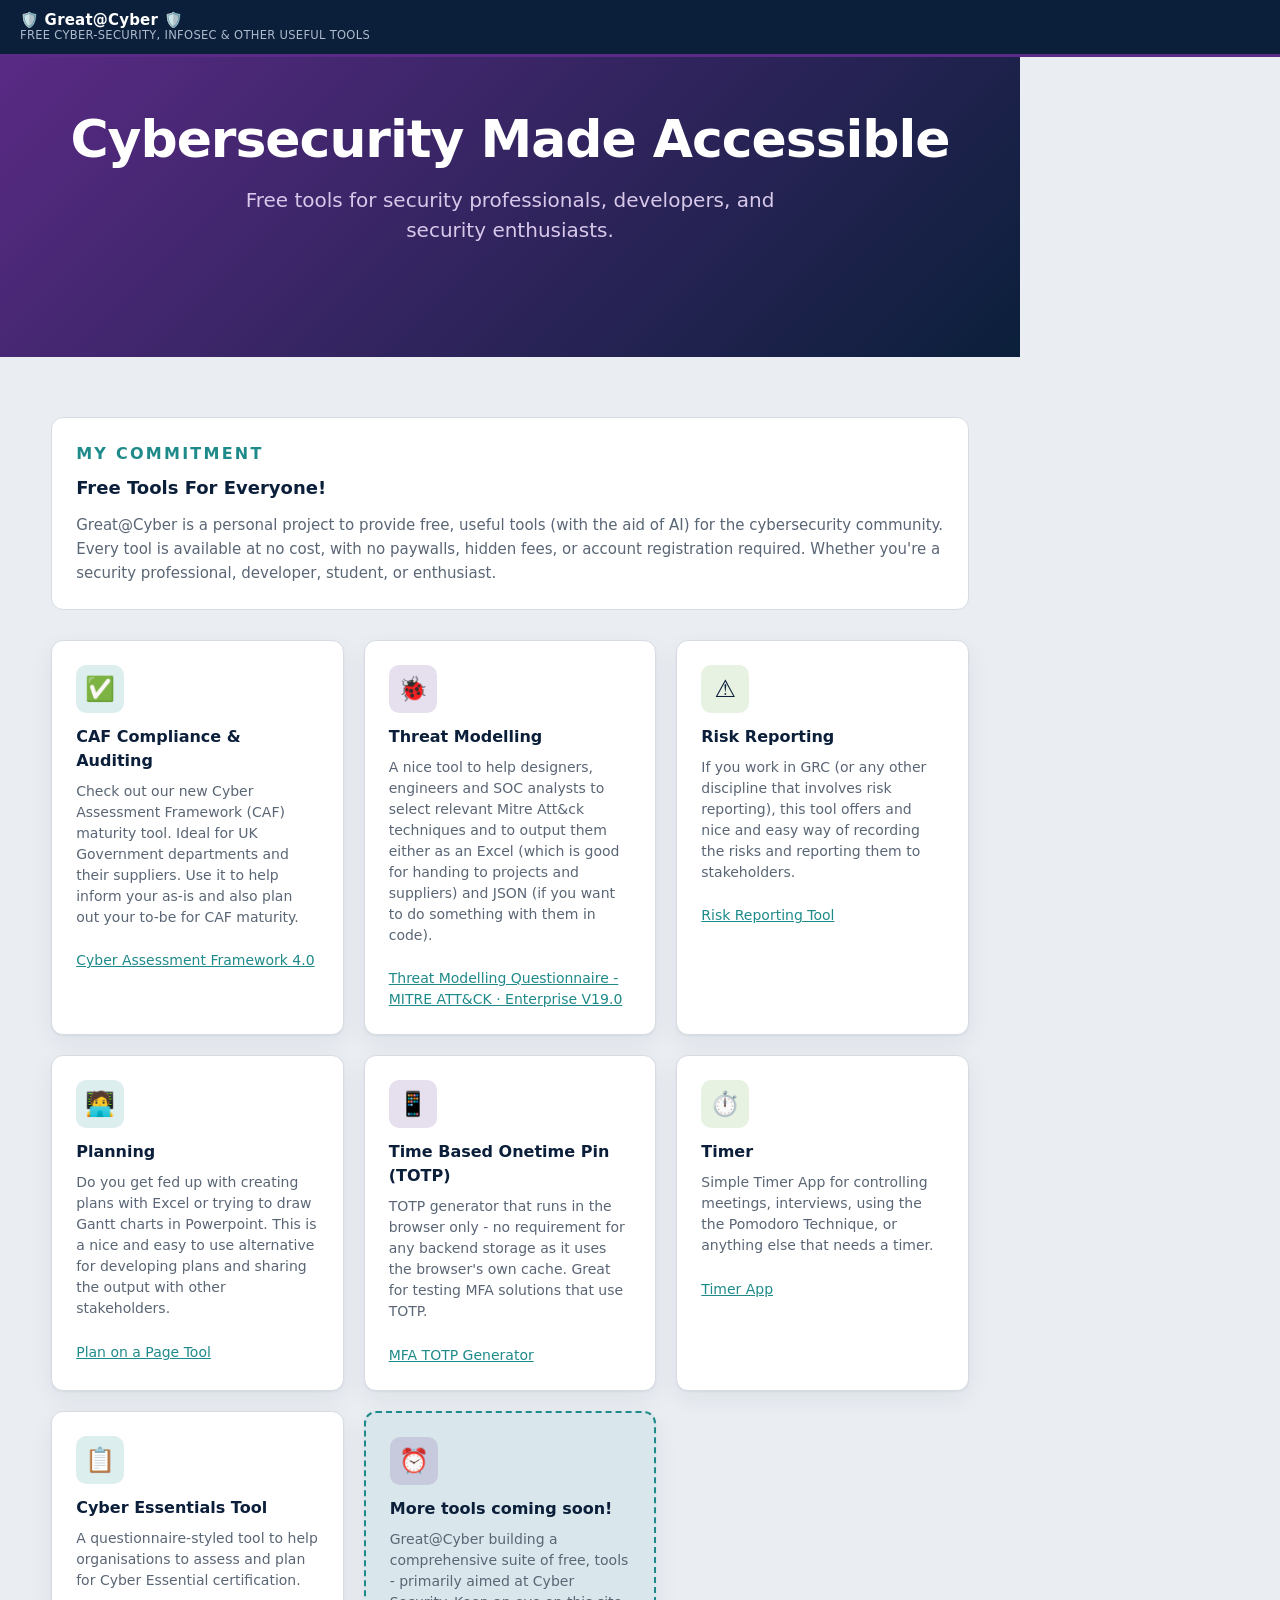
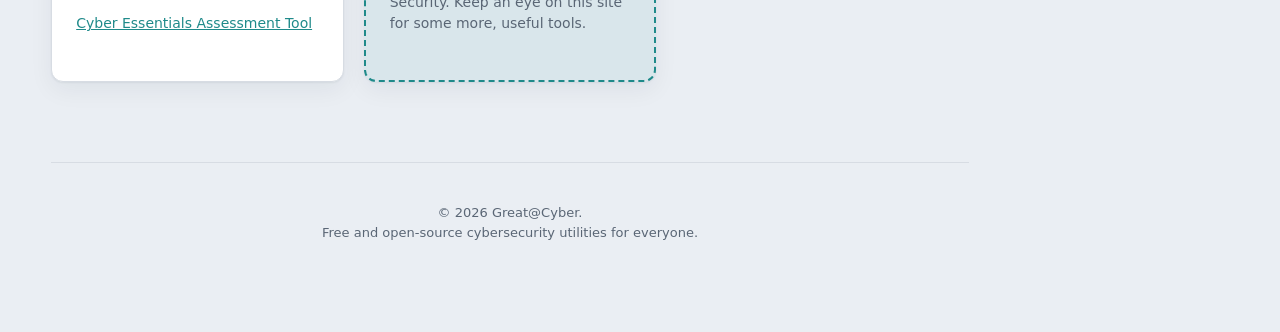
<file: index.html>
<!DOCTYPE html>
<html lang="en">
<head>
  <meta charset="UTF-8">
  <meta name="viewport" content="width=device-width, initial-scale=1.0">
  <title>Great@Cyber – Free Cyber-security, InfoSec & Other Useful Tools</title>
<!-- ===== Icons ===== -->
<link rel="icon" href="images/favicon.ico" sizes="32x32">
<link rel="icon" href="images/favicon.svg" type="image/svg+xml">
<link rel="apple-touch-icon" href="images/apple-touch-icon.png">
<link rel="manifest" href="/site.webmanifest">
<meta name="theme-color" content="#0E2A47">

<!-- ===== Search + link preview ===== -->
<meta name="description" content="Free cyber-security and InfoSec tools: CAF 4.0 maturity assessment, MITRE ATT&amp;CK threat modelling, risk reporting, plan on a page, TOTP generator and more. No accounts, no paywalls.">
<link rel="canonical" href="https://greatatcyber.uk/">

<!-- Open Graph: LinkedIn, Slack, WhatsApp, Teams, Facebook -->
<meta property="og:type" content="website">
<meta property="og:site_name" content="Great@Cyber">
<meta property="og:locale" content="en_GB">
<meta property="og:url" content="https://greatatcyber.uk/">
<meta property="og:title" content="Great@Cyber – Free Cyber-security &amp; InfoSec Tools">
<meta property="og:description" content="Free tools for security professionals, developers and enthusiasts. No paywalls, no hidden fees, no account registration.">
<meta property="og:image" content="https://greatatcyber.uk/images/og-image.png">
<meta property="og:image:type" content="image/png">
<meta property="og:image:width" content="1200">
<meta property="og:image:height" content="630">
<meta property="og:image:alt" content="Great@Cyber shield logo with the strapline: free cyber-security and InfoSec tools.">

  <link rel="stylesheet" href="style/theme.css">
  <style>
    /* Landing page specific styles */
    .hero {
      background: linear-gradient(135deg, var(--purple), var(--ink));
      color: #fff;
      padding: 80px clamp(18px, 4vw, 54px);
      text-align: center;
      margin: -26px calc(-1 * clamp(18px, 4vw, 54px)) 60px;
    }
    .hero h1 {
      font-size: clamp(32px, 6vw, 52px);
      margin: 0 0 16px;
      letter-spacing: -0.02em;
      line-height: 1.1;
    }
    .hero .subtitle {
      font-size: clamp(16px, 2vw, 20px);
      color: #d8c8ea;
      margin: 0 0 32px;
      max-width: 600px;
      margin-left: auto;
      margin-right: auto;
      line-height: 1.5;
    }
    .hero .cta-group {
      display: flex;
      gap: 12px;
      justify-content: center;
      flex-wrap: wrap;
    }

    .tools-grid {
      display: grid;
      grid-template-columns: repeat(auto-fit, minmax(280px, 1fr));
      gap: 20px;
      margin: 40px 0;
    }
    .tool-card {
      background: var(--panel);
      border: 1px solid var(--line);
      border-radius: var(--radius);
      padding: 24px;
      box-shadow: var(--shadow);
      transition: all 0.2s ease;
      text-decoration: none;
      color: inherit;
      cursor: pointer;
    }
    .tool-card:hover {
      transform: translateY(-4px);
      box-shadow: 0 12px 32px rgba(11, 31, 58, 0.12);
      border-color: var(--teal);
    }
    .tool-card .icon {
      width: 48px;
      height: 48px;
      border-radius: 10px;
      display: flex;
      align-items: center;
      justify-content: center;
      font-size: 24px;
      margin-bottom: 12px;
    }
    .tool-card.cat1 .icon { background: rgba(31, 138, 138, 0.15); }
    .tool-card.cat2 .icon { background: rgba(91, 42, 134, 0.15); }
    .tool-card.cat3 .icon { background: rgba(95, 166, 61, 0.15); }
    
    .tool-card h3 {
      margin: 0 0 8px;
      font-size: 16px;
      color: var(--ink);
    }
    .tool-card p {
      margin: 0;
      color: var(--muted);
      font-size: 14px;
      line-height: 1.5;
    }

    .features {
      display: grid;
      grid-template-columns: repeat(auto-fit, minmax(200px, 1fr));
      gap: 32px;
      margin: 60px 0;
      padding: 40px 0;
    }
    .feature {
      text-align: center;
    }
    .feature .num {
      font-size: 36px;
      font-weight: 800;
      color: var(--purple);
      margin-bottom: 8px;
    }
    .feature .label {
      font-size: 14px;
      font-weight: 600;
      color: var(--ink);
    }
    .feature .desc {
      font-size: 13px;
      color: var(--muted);
      margin-top: 4px;
    }

    .cta-banner {
      background: var(--panel);
      border: 2px solid var(--teal);
      border-radius: var(--radius);
      padding: 40px;
      text-align: center;
      margin: 60px 0 0;
    }
    .cta-banner h2 {
      margin: 0 0 12px;
      font-size: 24px;
      color: var(--ink);
    }
    .cta-banner p {
      margin: 0 0 24px;
      color: var(--muted);
      max-width: 500px;
      margin-left: auto;
      margin-right: auto;
    }
  </style>
</head>
<body>
  <!-- Topbar -->
  <div class="topbar">
    <div class="brand">
      <div class="t">🛡️ Great@Cyber 🛡️</div>
      <div class="s">Free Cyber-security, InfoSec & Other Useful Tools</div>
    </div>
    <div class="spacer"></div>
    <div class="tools">
      <!-- button class="btn btn-outline">About</button>
      <button class="btn btn-primary">Join Waitlist</button> -->
    </div>
  </div>

  <!-- Main Content -->
  <main class="main" style="max-width: 1020px; padding-top: 0;">
    <!-- Hero Section -->
    <section class="hero">
      <h1>Cybersecurity Made Accessible</h1>
      <p class="subtitle">Free tools for security professionals, developers, and security enthusiasts.</p>
      <div class="cta-group">
      <!--
        <button class="btn btn-primary" style="background: #fff; color: var(--purple); border: 2px solid #fff;">Join the Waitlist</button>
        <button class="btn btn-ghost" style="border: 2px solid #d8c8ea; color: #fff;">Learn More</button>
      </div>
      -->
    </section>

    <!-- Coming Soon Banner -->

    
     <div style="background: var(--panel); border: 1px solid var(--line); border-radius: var(--radius); padding: 24px; margin-top: 36px;">
        <div class="section-label" style="font-size: 16px;">My Commitment</div>
        <h3 style="margin: 8px 0 12px; font-size: 18px; color: var(--ink);">Free Tools For Everyone!</h3>
        <p style="margin: 0; color: var(--muted); line-height: 1.6;">
Great@Cyber is a personal project to provide free, useful tools (with the aid of AI) for the cybersecurity community. Every tool is available at no cost, with no paywalls, hidden fees, or account registration required. Whether you're a security professional, developer, student, or enthusiast.

        </p>
      </div>

    <!-- What's Coming -->
    <div style="margin-top: 30px;">

     <div class="tools-grid" style="margin-top: 24px;">
        <div class="tool-card cat1">
          <div class="icon">✅</div>
          <h3>CAF Compliance & Auditing</h3>
          <p>Check out our new Cyber Assessment Framework (CAF) maturity tool. Ideal for UK Government departments and their suppliers. Use it to help inform your as-is and also plan out your to-be for CAF maturity.</p>
          <br>
          <p><a href="https://cafmaturity.greatatcyber.uk">Cyber Assessment Framework 4.0</a>
        </div>
        
        <div class="tool-card cat2">
          <div class="icon">🐞</div>
          <h3>Threat Modelling</h3>
          <p>A nice tool to help designers, engineers and SOC analysts to select relevant Mitre Att&ck techniques and to output them either as an Excel (which is good for handing to projects and suppliers) and JSON (if you want to do something with them in code).</p>
          <br>
          <p><a href="https://threat-modelling.greatatcyber.uk">Threat Modelling Questionnaire - MITRE ATT&CK · Enterprise V19.0</a>
        </div>
        
       <div class="tool-card cat3">
          <div class="icon"> ⚠️</div>
          <h3>Risk Reporting</h3>
          <p>If you work in GRC (or any other discipline that involves risk reporting), this tool offers and nice and easy way of recording the risks and reporting them to stakeholders.</p>
          <br>
          <p><a href="https://risk-report.greatatcyber.uk">Risk Reporting Tool</a>
        </div>
        
        <div class="tool-card cat1">
          <div class="icon"> 🧑‍💻</div>
          <h3>Planning</h3>
          <p>Do you get fed up with creating plans with Excel or trying to draw Gantt charts in Powerpoint. This is a nice and easy to use alternative for developing plans and sharing the output with other stakeholders.</p>
          <br>
          <p><a href="https://poap.greatatcyber.uk">Plan on a Page Tool</a>
        </div>

        <div class="tool-card cat2">
          <div class="icon">📱 </div>
          <h3>Time Based Onetime Pin (TOTP)</h3>
          <p>TOTP generator that runs in the browser only - no requirement for any backend storage as it uses the browser's own cache. Great for testing MFA solutions that use TOTP.</p>
          <br>
          <p><a href="totp/totp.html">MFA TOTP Generator</a>
        </div>
        
	<div class="tool-card cat3">
          <div class="icon"> ⏱️</div>
          <h3>Timer</h3>
          <p>Simple Timer App for controlling meetings, interviews, using the the Pomodoro Technique, or anything else that needs a timer.</p>
          <br>
          <p><a href="timer/timer.html">Timer App</a>
        </div>
        
	<div class="tool-card cat1">
          <div class="icon"> 📋</div>
          <h3>Cyber Essentials Tool</h3>
          <p>A questionnaire-styled tool to help organisations to assess and plan for Cyber Essential certification.</p>
          <br>
          <p><a href="https://cyberessentials.greatatcyber.uk">Cyber Essentials Assessment Tool</a>
        </div>

       <div class="tool-card cat2" style="background: rgba(31, 138, 138, 0.08); border: 2px dashed var(--teal); border-radius: var(--radius);">
          <div class="icon" > ⏰</div>
          <h3>More tools coming soon!</h3>
          <p>Great@Cyber building a comprehensive suite of free, tools - primarily aimed at Cyber Security. Keep an eye on this site for some more, useful tools.</p>
          <br>
        </div>
        
        
    </div>
        
      </div>
    </div>


    <!-- Footer -->
    <footer style="margin-top: 80px; padding-top: 40px; border-top: 1px solid var(--line); text-align: center; color: var(--muted); font-size: 13px;">
      <p style="margin: 0;">© 2026 Great@Cyber. <br>Free and open-source cybersecurity utilities for everyone.</p>

    </footer>
  </main>
</body>
</html>
</file>
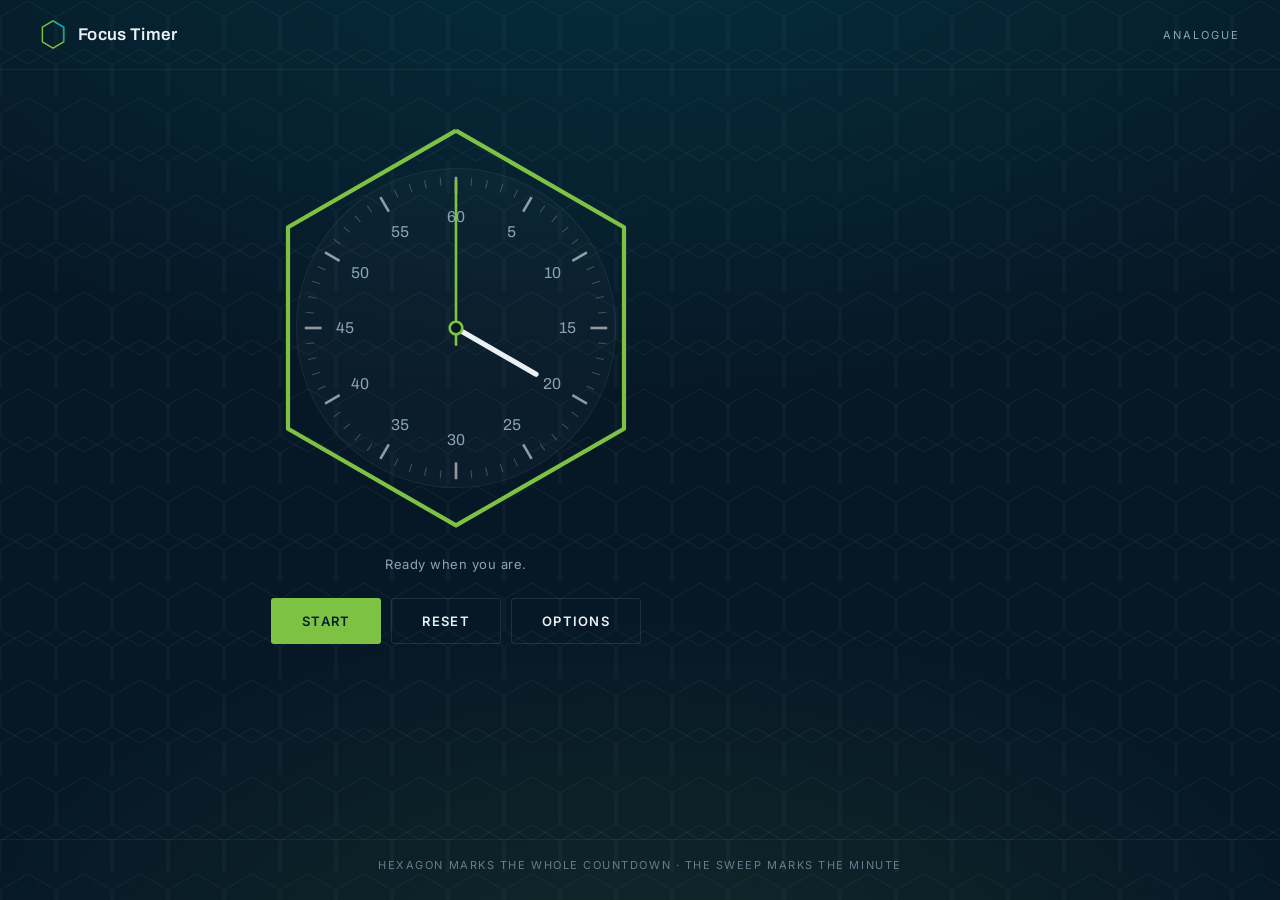
<file: timer/timer.html>
<!DOCTYPE html>
<html lang="en-GB">
<head>
<meta charset="utf-8">
<meta name="viewport" content="width=device-width, initial-scale=1">
<title>Focus Timer</title>
<link rel="preconnect" href="https://fonts.googleapis.com">
<link rel="preconnect" href="https://fonts.gstatic.com" crossorigin>
<link href="https://fonts.googleapis.com/css2?family=Archivo:wght@200;400;500;600&family=Inter:wght@400;500;600&display=swap" rel="stylesheet">
<style>
  :root{
    --ink:        #061826;
    --ink-2:      #0A2739;
    --line:       rgba(255,255,255,.10);
    --line-soft:  rgba(255,255,255,.05);
    --mist:       #E9F1F5;
    --muted:      #8AA5B6;
    --green:      #7DC242;
    --teal:       #00A6B8;
    --alert:      #FF4A47;
    --radius:     3px;
    --display: "Archivo", "Helvetica Neue", Arial, sans-serif;
    --body: "Inter", "Helvetica Neue", Arial, sans-serif;
  }

  *{ box-sizing:border-box; }

  html,body{ height:100%; }

  body{
    margin:0;
    font-family:var(--body);
    color:var(--mist);
    background-color:var(--ink);
    background-image:
      radial-gradient(120% 90% at 50% -10%, rgba(0,166,184,.16), transparent 60%),
      radial-gradient(90% 70% at 50% 110%, rgba(125,194,66,.10), transparent 60%),
      url("data:image/svg+xml;utf8,<svg xmlns='http://www.w3.org/2000/svg' width='56' height='97' viewBox='0 0 56 97'><g fill='none' stroke='%23ffffff' stroke-opacity='0.05' stroke-width='1'><path d='M28 1 L55 16.5 L55 48.5 L28 64 L1 48.5 L1 16.5 Z'/><path d='M28 49 L55 64.5 L55 96.5'/><path d='M28 49 L1 64.5 L1 96.5'/></g></svg>");
    background-repeat:no-repeat, no-repeat, repeat;
    background-size:auto, auto, 56px 97px;
    display:flex;
    flex-direction:column;
    min-height:100dvh;
  }

  /* ---------- Header ---------- */
  header{
    display:flex; align-items:center; gap:12px;
    padding:20px clamp(16px,5vw,40px);
    border-bottom:1px solid var(--line-soft);
  }
  .mark{ width:26px; height:29px; flex:none; }
  .wordmark{
    font-family:var(--display); font-weight:600; font-size:17px;
    letter-spacing:.02em;
  }
  .kicker{
    margin-left:auto;
    font-size:11px; letter-spacing:.18em; text-transform:uppercase; color:var(--muted);
  }

  /* ---------- Layout ---------- */
  main{
    flex:1;
    width:100%; max-width:1040px; margin:0 auto;
    padding:clamp(20px,5vw,48px) clamp(16px,5vw,40px) 56px;
    display:grid; gap:clamp(24px,4vw,48px);
    grid-template-columns:1fr;
    align-content:start;
  }
  @media (min-width:900px){
    main{ grid-template-columns:minmax(0,1fr) 320px; align-items:start; }
    .panel--options{ position:sticky; top:32px; }
  }

  .eyebrow{
    font-size:11px; letter-spacing:.18em; text-transform:uppercase;
    color:var(--teal); margin:0 0 10px;
  }

  /* ---------- Clock ---------- */
  .stage{ display:flex; flex-direction:column; align-items:center; }
  .face{
    width:min(100%, 420px); aspect-ratio:1/1;
    display:block;
  }
  .face[hidden]{ display:none; }

  .hex-track{ stroke:rgba(255,255,255,.10); }
  .hex-progress{
    stroke:var(--green);
    transition:stroke .3s ease;
  }
  .is-alert .hex-progress,
  .is-alert .hand-second,
  .is-alert .digits{ stroke:var(--alert); color:var(--alert); }
  .is-alert .sweep{ fill:rgba(255,74,71,.22); stroke:var(--alert); }

  /* completion: the hexagon flashes three times */
  .is-done .hex-progress{
    stroke:var(--alert);
    stroke-width:6;
    transition:none;
    animation:hexFlash .46s ease-in-out 3;
  }
  @keyframes hexFlash{
    0%, 100%{ opacity:1; }
    50%{ opacity:.04; }
  }

  .sweep{
    fill:rgba(125,194,66,.20);
    stroke:rgba(125,194,66,.55);
    stroke-width:1;
    transition:fill .3s ease, stroke .3s ease;
  }
  .tick{ stroke:rgba(255,255,255,.22); }
  .tick--major{ stroke:rgba(255,255,255,.55); }
  .hand-minute{ stroke:var(--mist); }
  .hand-second{ stroke:var(--green); transition:stroke .3s ease; }
  .numeral{
    fill:var(--muted); font-family:var(--display); font-size:15px; font-weight:400;
    text-anchor:middle; dominant-baseline:central;
  }

  .digits{
    font-family:var(--display);
    font-weight:200;
    font-variant-numeric:tabular-nums;
    font-size:64px;
    letter-spacing:-.02em;
    fill:currentColor;
    color:var(--mist);
    text-anchor:middle; dominant-baseline:central;
    transition:color .3s ease;
  }
  .digits--long{ font-size:48px; }
  .sublabel{
    font-family:var(--body); font-size:11px; font-weight:500;
    letter-spacing:.18em; text-transform:uppercase;
    fill:var(--muted); text-anchor:middle;
  }

  .status{
    margin:18px 0 0; min-height:20px;
    font-size:13px; letter-spacing:.04em; color:var(--muted); text-align:center;
  }
  .status[data-tone="alert"]{ color:var(--alert); }
  .status[data-tone="done"]{ color:var(--green); }

  /* ---------- Controls ---------- */
  .controls{
    display:flex; gap:10px; flex-wrap:wrap; justify-content:center;
    margin-top:22px; width:100%;
  }
  button{ font-family:var(--body); cursor:pointer; }
  .btn{
    border-radius:var(--radius);
    padding:14px 30px;
    font-size:13px; font-weight:600; letter-spacing:.1em; text-transform:uppercase;
    border:1px solid transparent;
    transition:background .18s ease, border-color .18s ease, color .18s ease, transform .1s ease;
  }
  .btn:active{ transform:translateY(1px); }
  .btn--primary{ background:var(--green); color:#06202B; }
  .btn--primary:hover{ background:#8FD44F; }
  .btn--ghost{ background:transparent; color:var(--mist); border-color:var(--line); }
  .btn--ghost:hover{ border-color:rgba(255,255,255,.35); background:rgba(255,255,255,.04); }
  .btn[disabled]{ opacity:.4; cursor:not-allowed; }

  :where(button,select,input,a):focus-visible{
    outline:2px solid var(--teal); outline-offset:3px;
  }

  /* ---------- Options ---------- */
  .panel--options{
    border:1px solid var(--line);
    border-radius:var(--radius);
    background:rgba(255,255,255,.025);
    padding:22px;
  }
  .panel--options[hidden]{ display:none; }
  .field{ margin-bottom:22px; }
  .field:last-child{ margin-bottom:0; }
  .field > label,
  .field > .field-label{
    display:block; margin-bottom:9px;
    font-size:11px; letter-spacing:.16em; text-transform:uppercase; color:var(--muted);
  }

  .segmented{ display:flex; border:1px solid var(--line); border-radius:var(--radius); overflow:hidden; }
  .segmented button{
    flex:1; padding:11px 8px; background:transparent; border:0; color:var(--muted);
    font-size:12px; font-weight:600; letter-spacing:.1em; text-transform:uppercase;
    transition:background .18s ease, color .18s ease;
  }
  .segmented button[aria-pressed="true"]{ background:var(--green); color:#06202B; }
  .segmented button:not([aria-pressed="true"]):hover{ background:rgba(255,255,255,.05); color:var(--mist); }

  .duration{ display:flex; align-items:flex-end; gap:8px; }
  .duration > div{ flex:1; }
  .duration small{
    display:block; margin-top:6px; font-size:10px; letter-spacing:.14em;
    text-transform:uppercase; color:var(--muted);
  }
  input[type="number"], select{
    width:100%; padding:11px 12px;
    background:rgba(255,255,255,.04);
    border:1px solid var(--line); border-radius:var(--radius);
    color:var(--mist); font-family:var(--display); font-size:16px;
    font-variant-numeric:tabular-nums;
  }
  select{ font-family:var(--body); font-size:14px; appearance:none;
    background-image:url("data:image/svg+xml;utf8,<svg xmlns='http://www.w3.org/2000/svg' width='12' height='8'><path d='M1 1l5 5 5-5' fill='none' stroke='%238AA5B6' stroke-width='1.5'/></svg>");
    background-repeat:no-repeat; background-position:right 12px center;
    padding-right:34px;
  }

  .presets{ display:flex; flex-wrap:wrap; gap:8px; margin-top:12px; }
  .presets button{
    padding:8px 12px; font-size:12px;
    background:transparent; color:var(--muted);
    border:1px solid var(--line); border-radius:var(--radius);
    font-variant-numeric:tabular-nums;
  }
  .presets button:hover{ color:var(--mist); border-color:rgba(255,255,255,.3); }

  .sound-row{ display:flex; gap:8px; }
  .sound-row select{ flex:1; }
  .sound-row button{
    flex:none; padding:0 16px; font-size:12px; letter-spacing:.08em; text-transform:uppercase;
    background:transparent; color:var(--mist); border:1px solid var(--line); border-radius:var(--radius);
  }
  .sound-row button:hover{ border-color:rgba(255,255,255,.35); }

  .hint{ font-size:12px; line-height:1.6; color:var(--muted); margin:0; }

  footer{
    padding:18px clamp(16px,5vw,40px) 28px;
    border-top:1px solid var(--line-soft);
    font-size:11px; letter-spacing:.14em; text-transform:uppercase; color:rgba(138,165,182,.7);
    text-align:center;
  }

  @media (prefers-reduced-motion:reduce){
    *{ transition:none !important; animation:none !important; }
  }
</style>
</head>
<body>

<header>
  <svg class="mark" viewBox="0 0 52 60" aria-hidden="true">
    <path d="M26 2 L48 15 L48 45 L26 58 L4 45 L4 15 Z" fill="none" stroke="#7DC242" stroke-width="3"/>
    <path d="M26 2 L48 15 L48 45" fill="none" stroke="#00A6B8" stroke-width="3"/>
  </svg>
  <span class="wordmark">Focus Timer</span>
  <span class="kicker" id="modeKicker">Analogue</span>
</header>

<main>
  <section class="stage">
    <!-- ANALOGUE -->
    <svg class="face" id="faceAnalogue" viewBox="0 0 400 400" role="img" aria-label="Analogue countdown face">
      <path id="hexTrackA" class="hex-track" fill="none" stroke-width="4" stroke-linejoin="round"
            d="M200 12 L360 104 L360 296 L200 388 L40 296 L40 104 Z"/>
      <path id="hexProgressA" class="hex-progress" fill="none" stroke-width="4" stroke-linejoin="round"
            d="M200 12 L360 104 L360 296 L200 388 L40 296 L40 104 Z"/>
      <circle cx="200" cy="200" r="152" fill="rgba(255,255,255,.02)" stroke="rgba(255,255,255,.07)"/>
      <g id="ticks"></g>
      <g id="numerals"></g>
      <path id="sweep" class="sweep" d=""/>
      <line id="handMinute" class="hand-minute" x1="200" y1="200" x2="200" y2="112"
            stroke-width="5" stroke-linecap="round"/>
      <line id="handSecond" class="hand-second" x1="200" y1="216" x2="200" y2="60"
            stroke-width="2.5" stroke-linecap="round"/>
      <circle cx="200" cy="200" r="6" fill="#061826" stroke="currentColor" class="hand-second" stroke-width="2.5"/>
    </svg>

    <!-- DIGITAL -->
    <svg class="face" id="faceDigital" viewBox="0 0 400 400" role="img" aria-label="Digital countdown face" hidden>
      <path id="hexTrackD" class="hex-track" fill="none" stroke-width="4" stroke-linejoin="round"
            d="M200 12 L360 104 L360 296 L200 388 L40 296 L40 104 Z"/>
      <path id="hexProgressD" class="hex-progress" fill="none" stroke-width="4" stroke-linejoin="round"
            d="M200 12 L360 104 L360 296 L200 388 L40 296 L40 104 Z"/>
      <text id="digits" class="digits" x="200" y="196">25:00</text>
      <text id="digitalLabel" class="sublabel" x="200" y="252">Remaining</text>
    </svg>

    <p class="status" id="status" role="status" aria-live="polite">Ready when you are.</p>

    <div class="controls">
      <button class="btn btn--primary" id="startStop">Start</button>
      <button class="btn btn--ghost" id="reset">Reset</button>
      <button class="btn btn--ghost" id="optionsToggle" aria-expanded="false" aria-controls="options">Options</button>
    </div>
  </section>

  <aside class="panel--options" id="options" hidden>
    <p class="eyebrow">Options</p>

    <div class="field">
      <span class="field-label">Face</span>
      <div class="segmented" role="group" aria-label="Face type">
        <button id="faceAnalogueBtn" aria-pressed="true">Analogue</button>
        <button id="faceDigitalBtn" aria-pressed="false">Digital</button>
      </div>
    </div>

    <div class="field">
      <span class="field-label">Countdown length</span>
      <div class="duration">
        <div>
          <input type="number" id="inHours" min="0" max="23" value="0" inputmode="numeric" aria-label="Hours">
          <small>Hours</small>
        </div>
        <div>
          <input type="number" id="inMinutes" min="0" max="59" value="20" inputmode="numeric" aria-label="Minutes">
          <small>Minutes</small>
        </div>
        <div>
          <input type="number" id="inSeconds" min="0" max="59" value="0" inputmode="numeric" aria-label="Seconds">
          <small>Seconds</small>
        </div>
      </div>
      <div class="presets" id="presets">
        <button data-mins="1">1 min</button>
        <button data-mins="5">5 min</button>
        <button data-mins="10">10 min</button>
        <button data-mins="15">15 min</button>
        <button data-mins="20">20 min</button>
        <button data-mins="25">25 min</button>
        <button data-mins="45">45 min</button>
      </div>
    </div>

    <div class="field">
      <label for="soundSelect">Completion sound</label>
      <div class="sound-row">
        <select id="soundSelect">
          <option value="chime">Chime</option>
          <option value="bell">Bell</option>
          <option value="pulse">Pulse</option>
          <option value="rise">Rise</option>
          <option value="none">Silent</option>
        </select>
        <button id="testSound" type="button">Play</button>
      </div>
    </div>

    <div class="field">
      <p class="hint">Space starts and pauses. R resets. The last ten seconds turn red.</p>
    </div>
  </aside>
</main>

<footer>Hexagon marks the whole countdown &middot; the sweep marks the minute</footer>

<script>
(function () {
  "use strict";

  /* ---------------- state ---------------- */
  var totalMs = 20 * 60 * 1000;
  var remainingMs = totalMs;
  var running = false;
  var finished = false;
  var endAt = 0;
  var rafId = null;
  var faceMode = "analogue";
  var soundName = "chime";
  var ALERT_MS = 10000;

  var el = function (id) { return document.getElementById(id); };

  var faceA = el("faceAnalogue"), faceD = el("faceDigital");
  var sweep = el("sweep"), handSecond = el("handSecond"), handMinute = el("handMinute");
  var digits = el("digits"), digitalLabel = el("digitalLabel");
  var statusEl = el("status"), kicker = el("modeKicker");
  var startStop = el("startStop"), resetBtn = el("reset");
  var hexA = el("hexProgressA"), hexD = el("hexProgressD");
  var inH = el("inHours"), inM = el("inMinutes"), inS = el("inSeconds");

  var HEX_LEN = hexA.getTotalLength();
  [hexA, hexD].forEach(function (p) {
    p.style.strokeDasharray = HEX_LEN + " " + HEX_LEN;
    p.style.strokeDashoffset = 0;
  });

  /* ---------------- face furniture ---------------- */
  var CX = 200, CY = 200;

  function pointAt(angleDeg, radius) {
    var a = (angleDeg - 90) * Math.PI / 180;
    return { x: CX + radius * Math.cos(a), y: CY + radius * Math.sin(a) };
  }

  (function drawTicks() {
    var ticks = el("ticks"), nums = el("numerals"), i, major, p1, p2, t, p;
    for (i = 0; i < 60; i++) {
      major = i % 5 === 0;
      p1 = pointAt(i * 6, major ? 128 : 136);
      p2 = pointAt(i * 6, 144);
      var line = document.createElementNS("http://www.w3.org/2000/svg", "line");
      line.setAttribute("x1", p1.x.toFixed(2)); line.setAttribute("y1", p1.y.toFixed(2));
      line.setAttribute("x2", p2.x.toFixed(2)); line.setAttribute("y2", p2.y.toFixed(2));
      line.setAttribute("stroke-width", major ? 2.5 : 1);
      line.setAttribute("class", major ? "tick tick--major" : "tick");
      ticks.appendChild(line);
    }
    for (i = 0; i < 12; i++) {
      p = pointAt(i * 30, 106);
      t = document.createElementNS("http://www.w3.org/2000/svg", "text");
      t.setAttribute("x", p.x.toFixed(2)); t.setAttribute("y", p.y.toFixed(2));
      t.setAttribute("class", "numeral");
      t.textContent = i === 0 ? "60" : String(i * 5);
      nums.appendChild(t);
    }
  }());

  /* the wedge: from the 12 o'clock start position round to the second hand */
  function sweepPath(fraction) {
    if (fraction <= 0) return "";
    var f = Math.min(fraction, 0.99999);
    var angle = f * 360;
    var end = pointAt(angle, 144);
    var large = angle > 180 ? 1 : 0;
    return "M " + CX + " " + CY + " L " + CX + " " + (CY - 144) +
           " A 144 144 0 " + large + " 1 " + end.x.toFixed(2) + " " + end.y.toFixed(2) + " Z";
  }

  function rotateHand(node, angleDeg) {
    node.setAttribute("transform", "rotate(" + angleDeg.toFixed(3) + " " + CX + " " + CY + ")");
  }

  /* ---------------- formatting ---------------- */
  function pad(n) { return n < 10 ? "0" + n : String(n); }

  function format(ms) {
    var s = Math.ceil(ms / 1000);
    var h = Math.floor(s / 3600);
    var m = Math.floor((s % 3600) / 60);
    var sec = s % 60;
    return h > 0 ? h + ":" + pad(m) + ":" + pad(sec) : m + ":" + pad(sec);
  }

  /* ---------------- render ---------------- */
  function render() {
    var ms = Math.max(0, remainingMs);
    var alert = ms <= ALERT_MS && ms < totalMs;

    faceA.classList.toggle("is-alert", alert);
    faceD.classList.toggle("is-alert", alert);

    /* hexagon = whole countdown; at zero it redraws in full so it can flash */
    var progress = totalMs > 0 ? ms / totalMs : 0;
    var off = finished ? 0 : HEX_LEN * (1 - progress);
    hexA.style.strokeDashoffset = off;
    hexD.style.strokeDashoffset = off;

    /* analogue */
    var secs = (ms / 1000) % 60;
    var secAngle = (secs / 60) * 360;
    rotateHand(handSecond, secAngle);
    sweep.setAttribute("d", sweepPath(secs / 60));

    var mins = (ms / 60000) % 60;
    rotateHand(handMinute, (mins / 60) * 360);

    /* digital */
    var text = format(ms);
    digits.textContent = text;
    digits.classList.toggle("digits--long", text.length > 5);
    digitalLabel.textContent = finished ? "Time's up" : (running ? "Remaining" : "Paused / ready");

    if (faceA.classList.contains("is-alert") || faceD.classList.contains("is-alert")) {
      faceA.setAttribute("aria-label", "Countdown, " + text + " remaining, final seconds");
    } else {
      faceA.setAttribute("aria-label", "Countdown, " + text + " remaining");
    }
  }

  function flashDone() {
    [faceA, faceD].forEach(function (face) {
      face.classList.remove("is-done");
      void face.getBoundingClientRect(); /* forces the animation to restart */
      face.classList.add("is-done");
    });
  }

  function setStatus(text, tone) {
    statusEl.textContent = text;
    if (tone) { statusEl.setAttribute("data-tone", tone); }
    else { statusEl.removeAttribute("data-tone"); }
  }

  /* ---------------- timer loop ---------------- */
  function tick() {
    remainingMs = endAt - performance.now();
    if (remainingMs <= 0) {
      remainingMs = 0;
      running = false;
      finished = true;
      rafId = null;
      startStop.textContent = "Start";
      startStop.disabled = true;
      render();
      flashDone();
      setStatus("Time's up.", "done");
      playSound(soundName);
      return;
    }
    if (remainingMs <= ALERT_MS) {
      setStatus("Final " + Math.ceil(remainingMs / 1000) + " seconds.", "alert");
    }
    render();
    rafId = requestAnimationFrame(tick);
  }

  function start() {
    if (running || totalMs <= 0) return;
    unlockAudio();
    finished = false;
    startStop.disabled = false;
    endAt = performance.now() + remainingMs;
    running = true;
    startStop.textContent = "Pause";
    setStatus("Counting down.");
    rafId = requestAnimationFrame(tick);
  }

  function pause() {
    if (!running) return;
    cancelAnimationFrame(rafId);
    rafId = null;
    running = false;
    remainingMs = Math.max(0, endAt - performance.now());
    startStop.textContent = "Resume";
    setStatus("Paused at " + format(remainingMs) + ".");
    render();
  }

  function reset() {
    if (rafId) cancelAnimationFrame(rafId);
    rafId = null;
    running = false;
    finished = false;
    remainingMs = totalMs;
    startStop.disabled = totalMs <= 0;
    startStop.textContent = "Start";
    faceA.classList.remove("is-alert", "is-done");
    faceD.classList.remove("is-alert", "is-done");
    setStatus(totalMs > 0 ? "Ready when you are." : "Set a length above to begin.");
    render();
  }

  function setDuration(ms) {
    totalMs = ms;
    reset();
  }

  /* ---------------- sound ---------------- */
  var ctx = null;
  function unlockAudio() {
    if (!ctx) {
      var AC = window.AudioContext || window.webkitAudioContext;
      if (AC) ctx = new AC();
    }
    if (ctx && ctx.state === "suspended") ctx.resume();
  }

  function note(freq, startOffset, duration, type, peak) {
    var t0 = ctx.currentTime + startOffset;
    var osc = ctx.createOscillator();
    var gain = ctx.createGain();
    osc.type = type || "sine";
    osc.frequency.setValueAtTime(freq, t0);
    gain.gain.setValueAtTime(0.0001, t0);
    gain.gain.exponentialRampToValueAtTime(peak || 0.25, t0 + 0.02);
    gain.gain.exponentialRampToValueAtTime(0.0001, t0 + duration);
    osc.connect(gain).connect(ctx.destination);
    osc.start(t0);
    osc.stop(t0 + duration + 0.05);
    return osc;
  }

  function playSound(name) {
    if (name === "none") return;
    unlockAudio();
    if (!ctx) return;
    if (name === "chime") {
      note(880, 0, 1.1); note(1108.7, 0.16, 1.1); note(1318.5, 0.32, 1.6);
    } else if (name === "bell") {
      note(523.25, 0, 2.6, "sine", 0.28);
      note(1046.5, 0, 2.2, "sine", 0.12);
      note(1567.9, 0, 1.4, "sine", 0.06);
      note(2093, 0, 0.8, "sine", 0.04);
    } else if (name === "pulse") {
      note(660, 0, 0.18, "triangle", 0.3);
      note(660, 0.28, 0.18, "triangle", 0.3);
      note(660, 0.56, 0.18, "triangle", 0.3);
      note(880, 0.9, 0.5, "triangle", 0.3);
    } else if (name === "rise") {
      var t0 = ctx.currentTime;
      var osc = ctx.createOscillator(), gain = ctx.createGain();
      osc.type = "triangle";
      osc.frequency.setValueAtTime(392, t0);
      osc.frequency.exponentialRampToValueAtTime(1174.7, t0 + 1.0);
      gain.gain.setValueAtTime(0.0001, t0);
      gain.gain.exponentialRampToValueAtTime(0.25, t0 + 0.05);
      gain.gain.exponentialRampToValueAtTime(0.0001, t0 + 1.3);
      osc.connect(gain).connect(ctx.destination);
      osc.start(t0); osc.stop(t0 + 1.4);
    }
  }

  /* ---------------- wiring ---------------- */
  startStop.addEventListener("click", function () { running ? pause() : start(); });
  resetBtn.addEventListener("click", reset);

  var optionsPanel = el("options"), optionsToggle = el("optionsToggle");
  optionsToggle.addEventListener("click", function () {
    var open = optionsPanel.hidden;
    optionsPanel.hidden = !open;
    optionsToggle.setAttribute("aria-expanded", String(open));
    optionsToggle.textContent = open ? "Close options" : "Options";
  });

  function showFace(node, visible) {
    /* SVG elements have no .hidden property, so set the attribute directly */
    if (visible) { node.removeAttribute("hidden"); }
    else { node.setAttribute("hidden", ""); }
  }

  function setFace(mode) {
    faceMode = mode;
    var isA = mode === "analogue";
    showFace(faceA, isA);
    showFace(faceD, !isA);
    el("faceAnalogueBtn").setAttribute("aria-pressed", String(isA));
    el("faceDigitalBtn").setAttribute("aria-pressed", String(!isA));
    kicker.textContent = isA ? "Analogue" : "Digital";
  }
  el("faceAnalogueBtn").addEventListener("click", function () { setFace("analogue"); });
  el("faceDigitalBtn").addEventListener("click", function () { setFace("digital"); });

  function readInputs() {
    var h = Math.min(23, Math.max(0, parseInt(inH.value, 10) || 0));
    var m = Math.min(59, Math.max(0, parseInt(inM.value, 10) || 0));
    var s = Math.min(59, Math.max(0, parseInt(inS.value, 10) || 0));
    inH.value = h; inM.value = m; inS.value = s;
    setDuration(((h * 3600) + (m * 60) + s) * 1000);
  }
  [inH, inM, inS].forEach(function (input) {
    input.addEventListener("change", readInputs);
  });

  el("presets").addEventListener("click", function (e) {
    var btn = e.target.closest("button[data-mins]");
    if (!btn) return;
    inH.value = 0; inM.value = btn.getAttribute("data-mins"); inS.value = 0;
    readInputs();
  });

  el("soundSelect").addEventListener("change", function (e) { soundName = e.target.value; });
  el("testSound").addEventListener("click", function () { playSound(soundName); });

  document.addEventListener("keydown", function (e) {
    var tag = (e.target.tagName || "").toLowerCase();
    if (tag === "input" || tag === "select" || tag === "textarea") return;
    if (e.code === "Space") {
      e.preventDefault();
      if (!startStop.disabled) { running ? pause() : start(); }
    } else if (e.key === "r" || e.key === "R") {
      reset();
    }
  });

  setFace("analogue");
  reset();
}());
</script>
</body>
</html>
</file>
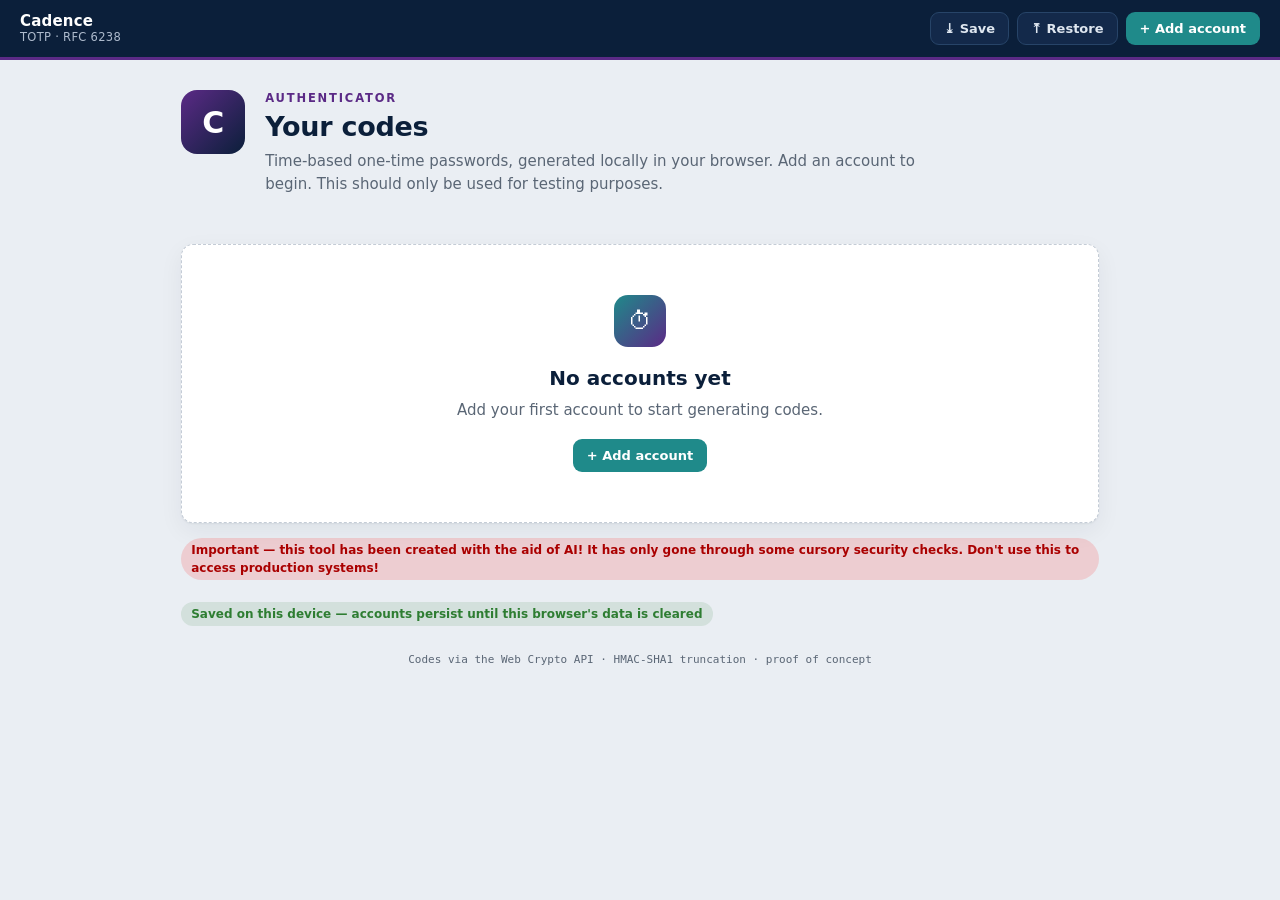
<file: totp/totp.html>
<!DOCTYPE html>
<html lang="en">
<head>
<meta charset="UTF-8" />
<meta name="viewport" content="width=device-width, initial-scale=1.0" />
<title>Cadence — TOTP Authenticator</title>

<!-- ============================================================
     theme.css is inlined below so this stays a single working file.
     If you serve this with Flask, delete this <style id="theme">
     block and link the file instead:
         <link rel="stylesheet" href="/static/theme.css">
     ============================================================ -->
<style id="theme">
:root{
  --ink:#0B1F3A; --ink2:#16335A; --purple:#5B2A86; --teal:#1F8A8A;
  --bg:#EAEEF3; --panel:#FFFFFF; --line:#D7DCE3; --muted:#5A6675; --muted2:#8A93A1;
  --r0:#C0392B; --r1:#DB7A2A; --r2:#C99413; --r3:#5FA63D; --r4:#2E7D32;
  --ok:#2E7D32; --warn:#C99413; --bad:#C0392B; --info:#1F8A8A; --red:#AA0000;
  --sans: system-ui,-apple-system,"Segoe UI",Roboto,Helvetica,Arial,sans-serif;
  --mono: ui-monospace,"SF Mono","Cascadia Code",Menlo,Consolas,monospace;
  --radius:12px;
  --shadow:0 1px 2px rgba(11,31,58,.06),0 8px 24px rgba(11,31,58,.06);
}
*{box-sizing:border-box}
html,body{margin:0;padding:0}
body{font-family:var(--sans);color:var(--ink);background:var(--bg);font-size:15px;line-height:1.5;-webkit-font-smoothing:antialiased;}
button{font-family:inherit}
a{color:var(--teal)}
::selection{background:#d8c8ea}

.topbar{position:sticky;top:0;z-index:40;background:var(--ink);color:#fff;display:flex;align-items:center;gap:18px;padding:12px 20px;border-bottom:3px solid var(--purple);}
.brand{display:flex;flex-direction:column;line-height:1.15}
.brand .t{font-weight:700;font-size:15px;letter-spacing:.2px}
.brand .s{font-size:11.5px;color:#aebbcd;letter-spacing:.3px;text-transform:uppercase}
.spacer{flex:1}

.tools{display:flex;gap:8px}
.btn{border:1px solid transparent;border-radius:9px;padding:8px 13px;font-size:13px;font-weight:600;cursor:pointer;display:inline-flex;align-items:center;gap:7px;transition:.15s;text-decoration:none;}
.btn:focus-visible{outline:3px solid #8ec7ff;outline-offset:1px}
.btn-ghost{background:#13294a;color:#dfe7f0;border-color:#274468}
.btn-ghost:hover{background:#1b3457}
.btn-primary{background:var(--teal);color:#fff}
.btn-primary:hover{background:#1a7878}
.btn-purple{background:var(--purple);color:#fff}
.btn-purple:hover{background:#4a2270}
.btn-outline{background:#fff;color:var(--ink);border-color:var(--line)}
.btn-outline:hover{border-color:#b9c2cf}
.btn:disabled{opacity:.4;cursor:default}

.main{padding:26px clamp(18px,4vw,54px) 90px;max-width:1020px;margin:0 auto}

.pagehead{display:flex;gap:20px;align-items:flex-start;margin:4px 0 26px}
.pagehead .big{width:64px;height:64px;flex:none;border-radius:16px;display:grid;place-items:center;font-weight:800;font-size:30px;color:#fff;background:linear-gradient(135deg,var(--purple),var(--ink))}
.pagehead .eyebrow{font-size:11.5px;text-transform:uppercase;letter-spacing:.16em;color:var(--purple);font-weight:700}
.pagehead h1{margin:4px 0 8px;font-size:27px;line-height:1.15;letter-spacing:-.01em}
.pagehead p{margin:0;color:var(--muted);max-width:70ch}

.card{background:var(--panel);border:1px solid var(--line);border-radius:var(--radius);box-shadow:var(--shadow);padding:20px 20px 6px;margin:16px 0 22px}
.card > header{display:flex;align-items:baseline;gap:10px;margin-bottom:6px;padding-bottom:12px;border-bottom:1px solid #eef1f5}
.card > header .ref{font-family:var(--mono);font-size:12px;color:#fff;background:var(--ink2);padding:3px 8px;border-radius:6px;letter-spacing:.02em}
.card > header h3{margin:0;font-size:16px}
.card > header .meta-right{margin-left:auto;font-size:12px;color:var(--muted2)}
.card.flush{padding-bottom:20px}

.form-row{margin:0 0 16px}
.form-row label{display:block;font-size:12px;font-weight:700;color:var(--ink2);margin-bottom:6px}
.form-row input,.form-row select,.form-row textarea{width:100%;border:1px solid var(--line);border-radius:8px;padding:9px 11px;font:inherit;font-size:13.5px;color:var(--ink);background:#fff;}
.form-row input:focus,.form-row select:focus,.form-row textarea:focus{outline:none;border-color:var(--teal);box-shadow:0 0 0 3px rgba(31,138,138,.15);}

.badge{display:inline-flex;align-items:center;gap:5px;padding:3px 10px;border-radius:999px;font-size:12px;font-weight:700}
.badge-ok{background:rgba(46,125,50,.12);color:var(--ok)}
.badge-warn{background:rgba(201,148,19,.14);color:var(--warn)}
.badge-info{background:rgba(31,138,138,.12);color:var(--info)}
.badge-red{background:rgba(255, 0, 0,.14);color:var(--red)}

.alert{border-radius:10px;padding:12px 14px;margin:0 0 16px;font-size:13.5px;border:1px solid transparent}
.alert-bad{background:rgba(192,57,43,.08);border-color:rgba(192,57,43,.25);color:#8a2a20}

.muted{color:var(--muted)}
.mono{font-family:var(--mono)}
.text-center{text-align:center}
.flex{display:flex}
.gap-8{gap:8px} .gap-12{gap:12px}
.mt-22{margin-top:22px}
.hidden{display:none !important}
</style>

<!-- component styles for the authenticator, built on the theme tokens -->
<style id="app">
#composer{display:none}
#composer.open{display:block}

.acct-body{display:flex;align-items:center;gap:18px;padding:8px 0 4px}
.acct-code{font-family:var(--mono);font-size:clamp(28px,8vw,36px);font-weight:600;letter-spacing:.05em;color:var(--ink);background:none;border:0;padding:0;cursor:pointer;line-height:1;font-variant-numeric:tabular-nums;transition:color .3s}
.acct.urgent .acct-code{color:var(--bad)}
.acct-code .sp{display:inline-block;width:.32em}
.acct-code.flip{animation:codeflip .4s ease}
@keyframes codeflip{0%{opacity:1}45%{opacity:0;transform:translateY(-6px)}55%{opacity:0;transform:translateY(6px)}100%{opacity:1;transform:none}}
.copyhint{font-family:var(--mono);font-size:11px;letter-spacing:.04em;color:var(--muted2);transition:color .15s}
.copyhint.copied{color:var(--ok)}

.ring{margin-left:auto;position:relative;width:48px;height:48px;flex:none}
.ring svg{transform:rotate(-90deg);display:block}
.ring .trk{stroke:#e6e9ef}
.ring .prg{stroke:var(--teal);stroke-linecap:round;transition:stroke .3s}
.acct.urgent .ring .prg{stroke:var(--bad)}
.ring .ct{position:absolute;inset:0;display:grid;place-items:center;font-family:var(--mono);font-size:13px;color:var(--muted)}

.acct-controls{display:flex;gap:6px;border-top:1px solid #eef1f5;padding-top:12px;margin-top:8px}
.linkbtn{background:none;border:0;font-family:var(--mono);font-size:11px;letter-spacing:.06em;text-transform:uppercase;color:var(--muted);cursor:pointer;padding:6px 9px;border-radius:8px;transition:.12s}
.linkbtn:hover{background:#f1f4f8;color:var(--ink)}
.linkbtn.danger:hover{color:var(--bad)}

.secret-box{margin-top:12px;background:#f7f9fb;border:1px solid #e7ecf1;border-radius:10px;padding:12px 13px;font-family:var(--mono);font-size:12px;color:var(--ink2);word-break:break-all;display:none}
.secret-box.show{display:block}
.secret-box .lab{display:block;font-size:10px;text-transform:uppercase;letter-spacing:.12em;color:var(--muted2);margin-bottom:5px}
.secret-box .uri{margin-top:12px;color:var(--muted)}

.empty{background:var(--panel);border:1px dashed #c4ccd6;border-radius:var(--radius);box-shadow:var(--shadow);padding:50px 24px;text-align:center}
.empty .mark{width:52px;height:52px;margin:0 auto 16px;border-radius:14px;display:grid;place-items:center;font-size:24px;color:#fff;background:linear-gradient(135deg,var(--teal),var(--purple))}
.empty h2{margin:0 0 6px;font-size:20px;color:var(--ink)}
.empty p{margin:0 0 18px;color:var(--muted)}

@media (prefers-reduced-motion: reduce){
  .acct-code.flip{animation:none}
  *{transition:none !important}
}
</style>
</head>
<body>
  <div class="topbar">
    <div class="brand">
      <span class="t">Cadence</span>
      <span class="s">TOTP · RFC 6238</span>
    </div>
    <div class="spacer"></div>
    <div class="tools">
      <button class="btn btn-ghost" id="saveBtn" title="Download a backup file you keep on disk">⤓ Save</button>
      <button class="btn btn-ghost" id="restoreBtn" title="Load accounts from a backup file">⤒ Restore</button>
      <button class="btn btn-primary" id="toggleComposer">+ Add account</button>
      <input type="file" id="importFile" accept="application/json,.json" hidden />
    </div>
  </div>

  <main class="main">
    <div class="pagehead">
      <div class="big">C</div>
      <div>
        <div class="eyebrow">Authenticator</div>
        <h1>Your codes</h1>
        <p>Time-based one-time passwords, generated locally in your browser. Add an account to begin. This should only be used for testing purposes.</p>
      </div>

    </div>
<br/>
    <div class="card" id="composer">
      <header><h3>Add an account</h3></header>
      <p class="muted" style="margin:0 0 16px;font-size:13.5px">Paste a base32 secret or a full <span class="mono">otpauth://</span> link — whichever you have. No secret yet? Generate one.</p>
      <div class="form-row">
        <label>Secret or otpauth link</label>
        <input id="secretInput" placeholder="JBSWY3DPEHPK3PXP   or   otpauth://totp/..." autocomplete="off" spellcheck="false" />
      </div>
      <div class="flex gap-12" style="flex-wrap:wrap">
        <div class="form-row" style="flex:1;min-width:200px"><label>Issuer</label><input id="issuerInput" placeholder="Acme Inc" autocomplete="off" /></div>
        <div class="form-row" style="flex:1;min-width:200px"><label>Account</label><input id="accountInput" placeholder="you@example.com" autocomplete="off" /></div>
      </div>
      <div class="flex gap-8" style="flex-wrap:wrap;align-items:center">
        <button class="btn btn-primary" id="addBtn">Add account</button>
        <button class="btn btn-purple" id="genBtn">Generate new secret</button>
        <span class="spacer"></span>
        <button class="btn btn-outline" id="cancelBtn">Cancel</button>
      </div>
      <div class="alert alert-bad" id="composerErr" style="display:none;margin:16px 0 0"></div>
    </div>

    <div id="list"></div>

<p><div class="badge badge-red">Important &mdash; this tool has been created with the aid of AI! It has only gone through some cursory security checks. Don't use this to access production systems!</div></p>

    <p class="mt-22"><span class="badge badge-info" id="storageStatus">…</span></p>

    <p class="muted text-center mono" style="font-size:11px;margin-top:26px">
      Codes via the Web Crypto API · HMAC-SHA1 truncation · proof of concept
    </p>
  </main>

<script>
"use strict";

/* ---------- base32 (RFC 4648) ---------- */
const B32 = "ABCDEFGHIJKLMNOPQRSTUVWXYZ234567";

function base32Decode(str) {
  const s = str.replace(/=+$/, "").replace(/\s+/g, "").toUpperCase();
  let bits = 0, value = 0;
  const out = [];
  for (const ch of s) {
    const idx = B32.indexOf(ch);
    if (idx === -1) throw new Error("not valid base32");
    value = (value << 5) | idx;
    bits += 5;
    if (bits >= 8) { out.push((value >>> (bits - 8)) & 0xff); bits -= 8; }
  }
  return new Uint8Array(out);
}

function base32Encode(bytes) {
  let bits = 0, value = 0, out = "";
  for (const b of bytes) {
    value = (value << 8) | b; bits += 8;
    while (bits >= 5) { out += B32[(value >>> (bits - 5)) & 31]; bits -= 5; }
  }
  if (bits > 0) out += B32[(value << (5 - bits)) & 31];
  return out;
}

/* ---------- HOTP / TOTP via Web Crypto ---------- */
const ALGO_MAP = { "SHA1": "SHA-1", "SHA256": "SHA-256", "SHA512": "SHA-512" };

function getKey(acct) {
  if (!acct._key) {
    acct._key = crypto.subtle.importKey(
      "raw", acct.secretBytes,
      { name: "HMAC", hash: ALGO_MAP[acct.algo] || "SHA-1" },
      false, ["sign"]
    );
  }
  return acct._key;
}

async function hotp(acct, counter) {
  const key = await getKey(acct);
  const buf = new ArrayBuffer(8);
  const dv = new DataView(buf);
  dv.setUint32(0, Math.floor(counter / 0x100000000));
  dv.setUint32(4, counter >>> 0);
  const sig = new Uint8Array(await crypto.subtle.sign("HMAC", key, buf));
  const offset = sig[sig.length - 1] & 0x0f;
  const bin =
    ((sig[offset] & 0x7f) << 24) |
    (sig[offset + 1] << 16) |
    (sig[offset + 2] << 8) |
    (sig[offset + 3]);
  return (bin % (10 ** acct.digits)).toString().padStart(acct.digits, "0");
}

/* ---------- parsing ---------- */
function parseInput(raw, issuerField, accountField) {
  raw = raw.trim();
  if (raw.toLowerCase().startsWith("otpauth://")) return parseURI(raw);
  const secretBytes = base32Decode(raw); // throws if invalid
  return {
    issuer: issuerField.trim() || "Account",
    account: accountField.trim() || "",
    secretB32: raw.replace(/\s+/g, "").toUpperCase().replace(/=+$/, ""),
    secretBytes, digits: 6, period: 30, algo: "SHA1",
  };
}

function parseURI(uri) {
  const u = new URL(uri);
  if (u.protocol !== "otpauth:" || u.host.toLowerCase() !== "totp")
    throw new Error("link must be otpauth://totp/...");
  const label = decodeURIComponent(u.pathname.replace(/^\//, ""));
  let issuer = u.searchParams.get("issuer") || "";
  let account = label;
  if (label.includes(":")) {
    const [a, b] = label.split(":");
    if (!issuer) issuer = a.trim();
    account = b.trim();
  }
  const secret = u.searchParams.get("secret");
  if (!secret) throw new Error("link has no secret");
  return {
    issuer: issuer || "Account",
    account,
    secretB32: secret.toUpperCase().replace(/=+$/, ""),
    secretBytes: base32Decode(secret),
    digits: parseInt(u.searchParams.get("digits") || "6", 10),
    period: parseInt(u.searchParams.get("period") || "30", 10),
    algo: (u.searchParams.get("algorithm") || "SHA1").toUpperCase(),
  };
}

function provisioningURI(acct) {
  const label = encodeURIComponent(`${acct.issuer}:${acct.account}`);
  const p = new URLSearchParams({
    secret: acct.secretB32, issuer: acct.issuer,
    algorithm: acct.algo, digits: String(acct.digits), period: String(acct.period),
  });
  return `otpauth://totp/${label}?${p.toString()}`;
}

/* ---------- local persistence ----------
   Works when opened in a normal browser. In sandboxes that block storage
   (like the in-chat preview) every call safely no-ops, so the app still runs. */
const STORE_KEY = "cadence.accounts.v1";
const store = (() => {
  let ok = false;
  try {
    const probe = "__cadence_probe__";
    window.localStorage.setItem(probe, "1");
    window.localStorage.removeItem(probe);
    ok = true;
  } catch (_) { ok = false; }
  return {
    available: ok,
    load() {
      if (!ok) return [];
      try { return JSON.parse(window.localStorage.getItem(STORE_KEY) || "[]"); }
      catch (_) { return []; }
    },
    save(list) {
      if (!ok) return false;
      try { window.localStorage.setItem(STORE_KEY, JSON.stringify(list)); return true; }
      catch (_) { return false; }
    },
  };
})();

function serialize() {
  return accounts.map(a => ({
    issuer: a.issuer, account: a.account, secretB32: a.secretB32,
    digits: a.digits, period: a.period, algo: a.algo,
  }));
}
function persist() { store.save(serialize()); }

function hydrate(p) {
  return {
    issuer: p.issuer || "Account",
    account: p.account || "",
    secretB32: p.secretB32,
    secretBytes: base32Decode(p.secretB32),
    digits: p.digits || 6,
    period: p.period || 30,
    algo: (p.algo || "SHA1").toUpperCase(),
  };
}

/* ---------- state ---------- */
const accounts = [];
let nextId = 1;
const listEl = document.getElementById("list");

function addAccount(data) {
  const acct = { id: nextId++, revealed: false, _counter: null, _code: "", ...data };
  accounts.push(acct);
  renderList();
  persist();
  return acct;
}

function removeAccount(id) {
  const i = accounts.findIndex(a => a.id === id);
  if (i !== -1) { accounts.splice(i, 1); renderList(); persist(); }
}

/* ---------- rendering ---------- */
const RING_R = 21;
const RING_C = 2 * Math.PI * RING_R;

function groupDigits(code) {
  const mid = code.length === 8 ? 4 : Math.ceil(code.length / 2);
  return `${code.slice(0, mid)}<span class="sp"></span>${code.slice(mid)}`;
}

function renderList() {
  listEl.innerHTML = "";
  if (accounts.length === 0) {
    listEl.innerHTML = `
      <div class="empty">
        <div class="mark">⏱</div>
        <h2>No accounts yet</h2>
        <p>Add your first account to start generating codes.</p>
        <button class="btn btn-primary" id="emptyAdd">+ Add account</button>
      </div>`;
    document.getElementById("emptyAdd").onclick = () => openComposer(true);
    return;
  }

  for (const acct of accounts) {
    const card = document.createElement("div");
    card.className = "card flush acct";
    card.dataset.id = acct.id;
    card.innerHTML = `
      <header>
        <span class="ref">${escapeHtml(acct.algo)} · ${acct.period}s</span>
        <h3>${escapeHtml(acct.issuer)}</h3>
        <span class="meta-right">${escapeHtml(acct.account || "—")}</span>
      </header>
      <div class="acct-body">
        <button class="acct-code" title="Click to copy">------</button>
        <span class="copyhint">tap to copy</span>
        <div class="ring">
          <svg width="48" height="48" viewBox="0 0 48 48">
            <circle class="trk" cx="24" cy="24" r="${RING_R}" fill="none" stroke-width="3.5"/>
            <circle class="prg" cx="24" cy="24" r="${RING_R}" fill="none" stroke-width="3.5"
                    stroke-dasharray="${RING_C}" stroke-dashoffset="0"/>
          </svg>
          <div class="ct">--</div>
        </div>
      </div>
      <div class="acct-controls">
        <button class="linkbtn reveal">show secret</button>
        <button class="linkbtn danger remove">remove</button>
      </div>
      <div class="secret-box"></div>
    `;
    listEl.appendChild(card);

    acct._el = {
      card,
      code: card.querySelector(".acct-code"),
      copyhint: card.querySelector(".copyhint"),
      progress: card.querySelector(".prg"),
      count: card.querySelector(".ct"),
      secretBox: card.querySelector(".secret-box"),
      revealBtn: card.querySelector(".reveal"),
    };
    acct._counter = null; // force recompute on next tick

    acct._el.code.onclick = () => copyCode(acct);
    card.querySelector(".remove").onclick = () => removeAccount(acct.id);
    acct._el.revealBtn.onclick = () => toggleSecret(acct);
  }
}

function toggleSecret(acct) {
  acct.revealed = !acct.revealed;
  const box = acct._el.secretBox;
  acct._el.revealBtn.textContent = acct.revealed ? "hide secret" : "show secret";
  if (acct.revealed) {
    box.innerHTML = `
      <span class="lab">Secret (base32)</span>${escapeHtml(acct.secretB32)}
      <div class="uri"><span class="lab">Provisioning link</span>${escapeHtml(provisioningURI(acct))}</div>`;
    box.classList.add("show");
  } else {
    box.classList.remove("show");
  }
}

async function copyCode(acct) {
  try {
    await navigator.clipboard.writeText(acct._code);
  } catch {
    const t = document.createElement("textarea");
    t.value = acct._code; document.body.appendChild(t); t.select();
    document.execCommand("copy"); t.remove();
  }
  const h = acct._el.copyhint;
  h.textContent = "copied"; h.classList.add("copied");
  clearTimeout(acct._copyT);
  acct._copyT = setTimeout(() => {
    h.textContent = "tap to copy"; h.classList.remove("copied");
  }, 1400);
}

function escapeHtml(s) {
  return String(s).replace(/[&<>"']/g, c =>
    ({ "&": "&amp;", "<": "&lt;", ">": "&gt;", '"': "&quot;", "'": "&#39;" }[c]));
}

/* ---------- the heartbeat ---------- */
function tick() {
  const now = Date.now() / 1000;
  for (const acct of accounts) {
    if (!acct._el) continue;
    const remaining = acct.period - (now % acct.period);
    const frac = remaining / acct.period;

    acct._el.progress.style.strokeDashoffset = (RING_C * (1 - frac)).toFixed(2);
    acct._el.count.textContent = Math.ceil(remaining);
    acct._el.card.classList.toggle("urgent", remaining <= 5);

    const counter = Math.floor(now / acct.period);
    if (acct._counter !== counter) {
      acct._counter = counter;
      hotp(acct, counter).then(code => {
        acct._code = code;
        const el = acct._el.code;
        el.innerHTML = groupDigits(code);
        el.classList.remove("flip");
        void el.offsetWidth;       // restart animation
        el.classList.add("flip");
      });
    }
  }
  requestAnimationFrame(tick);
}

/* ---------- composer wiring ---------- */
const composer = document.getElementById("composer");
const secretInput = document.getElementById("secretInput");
const issuerInput = document.getElementById("issuerInput");
const accountInput = document.getElementById("accountInput");
const errEl = document.getElementById("composerErr");

function showErr(msg) {
  if (!msg) { errEl.style.display = "none"; errEl.textContent = ""; return; }
  errEl.textContent = msg; errEl.style.display = "block";
}

function openComposer(open) {
  composer.classList.toggle("open", open);
  if (open) { showErr(""); secretInput.focus(); }
}
document.getElementById("toggleComposer").onclick = () =>
  openComposer(!composer.classList.contains("open"));
document.getElementById("cancelBtn").onclick = () => openComposer(false);

document.getElementById("addBtn").onclick = () => {
  showErr("");
  try {
    const data = parseInput(secretInput.value, issuerInput.value, accountInput.value);
    addAccount(data);
    secretInput.value = issuerInput.value = accountInput.value = "";
    openComposer(false);
  } catch (e) {
    showErr("Couldn't read that — " + e.message + ".");
  }
};

document.getElementById("genBtn").onclick = () => {
  showErr("");
  const bytes = crypto.getRandomValues(new Uint8Array(20));
  const secret = base32Encode(bytes);
  const acct = addAccount({
    issuer: issuerInput.value.trim() || "New account",
    account: accountInput.value.trim() || "you@example.com",
    secretB32: secret, secretBytes: bytes,
    digits: 6, period: 30, algo: "SHA1",
  });
  toggleSecret(acct); // reveal the freshly minted secret + link
  secretInput.value = issuerInput.value = accountInput.value = "";
  openComposer(false);
};

secretInput.addEventListener("keydown", e => { if (e.key === "Enter") document.getElementById("addBtn").click(); });

/* ---------- backup: save to disk + restore ---------- */
const saveBtn = document.getElementById("saveBtn");
const restoreBtn = document.getElementById("restoreBtn");
const importFile = document.getElementById("importFile");

function flash(btn, text, ms) {
  const old = btn.dataset.label || btn.textContent;
  btn.dataset.label = old;
  btn.textContent = text;
  setTimeout(() => { btn.textContent = btn.dataset.label; }, ms || 1500);
}

saveBtn.onclick = () => {
  const payload = {
    app: "cadence", version: 1,
    exportedAt: new Date().toISOString(),
    accounts: serialize(),
  };
  const blob = new Blob([JSON.stringify(payload, null, 2)], { type: "application/json" });
  const url = URL.createObjectURL(blob);
  const a = document.createElement("a");
  a.href = url;
  a.download = "cadence-backup.json";
  document.body.appendChild(a);
  a.click();
  a.remove();
  setTimeout(() => URL.revokeObjectURL(url), 1000);
  flash(saveBtn, "✓ Saved", 1400);
};

restoreBtn.onclick = () => importFile.click();
importFile.onchange = () => {
  const file = importFile.files[0];
  if (!file) return;
  const reader = new FileReader();
  reader.onload = () => {
    try {
      const data = JSON.parse(reader.result);
      const incoming = Array.isArray(data) ? data : (data.accounts || []);
      let added = 0;
      for (const p of incoming) {
        if (!p || !p.secretB32) continue;
        const dup = accounts.some(a =>
          a.secretB32 === p.secretB32 &&
          a.issuer === (p.issuer || "Account") &&
          a.account === (p.account || ""));
        if (dup) continue;
        addAccount(hydrate(p));
        added++;
      }
      flash(restoreBtn, added ? `✓ Added ${added}` : "Up to date", 1600);
    } catch (_) {
      flash(restoreBtn, "✕ Bad file", 1600);
    }
    importFile.value = "";
  };
  reader.readAsText(file);
};

/* ---------- boot ---------- */
(function boot() {
  store.load().forEach(p => { try { addAccount(hydrate(p)); } catch (_) {} });
  renderList(); // shows the empty state when there are no saved accounts

  const status = document.getElementById("storageStatus");
  status.className = "badge " + (store.available ? "badge-ok" : "badge-warn");
  status.textContent = store.available
    ? "Saved on this device — accounts persist until this browser's data is cleared"
    : "Preview runs in memory — download this file and open it in your browser to save accounts";

  requestAnimationFrame(tick);
})();
</script>
</body>
</html>
</file>
<file: style/theme.css>
/* ============================================================
   Claude App Theme — a portable design system
   Use this on any HTML page or Flask (Jinja) template.
   Just <link rel="stylesheet" href="/static/theme.css">
   ============================================================ */

:root{
  /* Brand / ink */
  --ink:#0B1F3A;       /* primary dark (topbar, headings) */
  --ink2:#16335A;      /* secondary dark */
  --purple:#5B2A86;    /* accent 1 */
  --teal:#1F8A8A;      /* accent 2 / primary action */

  /* Surfaces */
  --bg:#EAEEF3;        /* page background */
  --panel:#FFFFFF;     /* card / panel background */
  --line:#D7DCE3;      /* borders */
  --muted:#5A6675;     /* secondary text */
  --muted2:#8A93A1;    /* tertiary text */

  /* Status / scale colours (red -> green) */
  --r0:#C0392B; --r1:#DB7A2A; --r2:#C99413; --r3:#5FA63D; --r4:#2E7D32;
  --ok:#2E7D32; --warn:#C99413; --bad:#C0392B; --info:#1F8A8A;

  /* Typography */
  --sans: system-ui,-apple-system,"Segoe UI",Roboto,Helvetica,Arial,sans-serif;
  --mono: ui-monospace,"SF Mono","Cascadia Code",Menlo,Consolas,monospace;

  /* Misc */
  --radius:12px;
  --shadow:0 1px 2px rgba(11,31,58,.06),0 8px 24px rgba(11,31,58,.06);
}

/* ---------- Reset / base ---------- */
*{box-sizing:border-box}
html,body{margin:0;padding:0}
body{
  font-family:var(--sans);color:var(--ink);background:var(--bg);
  font-size:15px;line-height:1.5;-webkit-font-smoothing:antialiased;
}
button{font-family:inherit}
a{color:var(--teal)}
::selection{background:#d8c8ea}

/* ---------- Topbar ---------- */
.topbar{
  position:sticky;top:0;z-index:40;background:var(--ink);color:#fff;
  display:flex;align-items:center;gap:18px;padding:12px 20px;
  border-bottom:3px solid var(--purple);
}
.brand{display:flex;flex-direction:column;line-height:1.15}
.brand .t{font-weight:700;font-size:15px;letter-spacing:.2px}
.brand .s{font-size:11.5px;color:#aebbcd;letter-spacing:.3px;text-transform:uppercase}
.spacer{flex:1}

/* Topbar progress bar (optional) */
.gprog{display:flex;align-items:center;gap:10px;min-width:0}
.gprog .bar{width:160px;height:7px;border-radius:6px;background:#1d3656;overflow:hidden}
.gprog .bar i{display:block;height:100%;width:0;background:linear-gradient(90deg,var(--teal),#46c2c2);transition:width .35s ease}
.gprog .lbl{font-size:12px;color:#cdd6e2;white-space:nowrap}

/* ---------- Buttons ---------- */
.tools{display:flex;gap:8px}
.btn{
  border:1px solid transparent;border-radius:9px;padding:8px 13px;
  font-size:13px;font-weight:600;cursor:pointer;
  display:inline-flex;align-items:center;gap:7px;transition:.15s;
  text-decoration:none;
}
.btn:focus-visible{outline:3px solid #8ec7ff;outline-offset:1px}
.btn-ghost{background:#13294a;color:#dfe7f0;border-color:#274468}
.btn-ghost:hover{background:#1b3457}
.btn-primary{background:var(--teal);color:#fff}
.btn-primary:hover{background:#1a7878}
.btn-purple{background:var(--purple);color:#fff}
.btn-purple:hover{background:#4a2270}
.btn-outline{background:#fff;color:var(--ink);border-color:var(--line)}
.btn-outline:hover{border-color:#b9c2cf}
.btn:disabled{opacity:.4;cursor:default}

/* ---------- Layout: sidebar + main ---------- */
.app{display:grid;grid-template-columns:248px 1fr;align-items:start}
@media (max-width:860px){.app{grid-template-columns:1fr}.rail{display:none}}

.rail{
  position:sticky;top:60px;align-self:start;height:calc(100vh - 60px);
  overflow:auto;background:#fff;border-right:1px solid var(--line);padding:16px 12px;
}
.rail h2{font-size:11px;text-transform:uppercase;letter-spacing:.12em;color:var(--muted2);margin:6px 8px 10px}

.navitem{
  display:flex;align-items:center;gap:11px;width:100%;text-align:left;
  background:none;border:0;border-radius:10px;padding:9px 9px;cursor:pointer;
  color:var(--ink);margin-bottom:3px;transition:.12s;text-decoration:none;
}
.navitem:hover{background:#f1f4f8}
.navitem.active{background:#eef0fb;box-shadow:inset 0 0 0 1px #d9def4}
.navitem .chip{width:30px;height:30px;flex:none;border-radius:8px;display:grid;place-items:center;font-weight:800;color:#fff;font-size:14px;background:var(--ink)}
.navitem.active .chip{background:var(--purple)}
.navitem.sum .chip{background:var(--teal);font-size:13px}
.navitem .meta{min-width:0;flex:1}
.navitem .nm{font-size:13px;font-weight:600;white-space:nowrap;overflow:hidden;text-overflow:ellipsis}
.navitem .pb{height:5px;border-radius:5px;background:#e6e9ef;margin-top:5px;overflow:hidden}
.navitem .pb i{display:block;height:100%;width:0;background:var(--teal);transition:width .35s}
.navitem .pc{font-size:11px;color:var(--muted2);margin-top:3px}

.main{padding:26px clamp(18px,4vw,54px) 90px;max-width:1020px}
.main.wide{max-width:1280px}

/* View switcher (for single-page apps) */
.view{display:none;animation:fade .25s ease}
.view.active{display:block}
@keyframes fade{from{opacity:0;transform:translateY(4px)}to{opacity:1;transform:none}}

/* ---------- Page / section headers ---------- */
.pagehead{display:flex;gap:20px;align-items:flex-start;margin:4px 0 26px}
.pagehead .big{width:64px;height:64px;flex:none;border-radius:16px;display:grid;place-items:center;font-weight:800;font-size:30px;color:#fff;background:linear-gradient(135deg,var(--purple),var(--ink))}
.pagehead .eyebrow{font-size:11.5px;text-transform:uppercase;letter-spacing:.16em;color:var(--purple);font-weight:700}
.pagehead h1{margin:4px 0 8px;font-size:27px;line-height:1.15;letter-spacing:-.01em}
.pagehead p{margin:0;color:var(--muted);max-width:70ch}

.section-label{font-size:11.5px;letter-spacing:.14em;text-transform:uppercase;color:var(--teal);font-weight:700}
.section-title{margin:3px 0 0;font-size:19px;letter-spacing:-.01em}

/* ---------- Card / panel ---------- */
.card{background:var(--panel);border:1px solid var(--line);border-radius:var(--radius);box-shadow:var(--shadow);padding:20px 20px 6px;margin:16px 0 22px}
.card > header{display:flex;align-items:baseline;gap:10px;margin-bottom:6px;padding-bottom:12px;border-bottom:1px solid #eef1f5}
.card > header .ref{font-family:var(--mono);font-size:12px;color:#fff;background:var(--ink2);padding:3px 8px;border-radius:6px;letter-spacing:.02em}
.card > header h3{margin:0;font-size:16px}
.card > header .meta-right{margin-left:auto;font-size:12px;color:var(--muted2)}
.card.flush{padding-bottom:20px}

/* ---------- Forms ---------- */
.field{margin:14px 0 18px;background:#f7f9fb;border:1px solid #e7ecf1;border-radius:10px;padding:12px 13px}
.field label{display:block;font-size:12px;font-weight:700;color:var(--ink2);margin-bottom:7px}
.field label span{font-weight:400;color:var(--muted2)}
.field input[type=text],.field input[type=email],.field input[type=number],
.field input[type=password],.field select,.field textarea{
  width:100%;border:1px solid var(--line);border-radius:8px;padding:9px 11px;
  font:inherit;font-size:13.5px;color:var(--ink);background:#fff;
}
.field textarea{min-height:74px;resize:vertical}
.field input:focus,.field select:focus,.field textarea:focus{
  outline:none;border-color:var(--teal);box-shadow:0 0 0 3px rgba(31,138,138,.15);
}

/* Generic labelled form group (no boxed background) */
.form-row{margin:0 0 16px}
.form-row label{display:block;font-size:12px;font-weight:700;color:var(--ink2);margin-bottom:6px}
.form-row input,.form-row select,.form-row textarea{
  width:100%;border:1px solid var(--line);border-radius:8px;padding:9px 11px;
  font:inherit;font-size:13.5px;color:var(--ink);background:#fff;
}
.form-row input:focus,.form-row select:focus,.form-row textarea:focus{
  outline:none;border-color:var(--teal);box-shadow:0 0 0 3px rgba(31,138,138,.15);
}

/* ---------- Segmented choice / rating scale ---------- */
.scalewrap{display:flex;gap:8px;align-items:stretch;flex-wrap:wrap;margin:12px 0 2px}
.scale{flex:1 1 260px;display:grid;grid-template-columns:repeat(5,1fr);gap:7px}
.seg{position:relative}
.seg input{position:absolute;opacity:0;inset:0;cursor:pointer;margin:0}
.seg label{
  display:flex;flex-direction:column;align-items:center;justify-content:center;gap:2px;text-align:center;
  border:1.5px solid var(--line);border-radius:9px;padding:9px 6px;cursor:pointer;background:#fbfcfd;
  transition:.13s;min-height:58px;
}
.seg .num{font-weight:800;font-size:16px;color:var(--muted)}
.seg .nm{font-size:10.5px;line-height:1.2;color:var(--muted);letter-spacing:.01em}
.seg label:hover{border-color:#b9c2cf;background:#fff;transform:translateY(-1px)}
.seg input:focus-visible + label{outline:3px solid #8ec7ff;outline-offset:1px}
.seg.s0 input:checked + label{background:var(--r0);border-color:var(--r0)}
.seg.s1 input:checked + label{background:var(--r1);border-color:var(--r1)}
.seg.s2 input:checked + label{background:var(--r2);border-color:var(--r2)}
.seg.s3 input:checked + label{background:var(--r3);border-color:var(--r3)}
.seg.s4 input:checked + label{background:var(--r4);border-color:var(--r4)}
.seg input:checked + label .num,.seg input:checked + label .nm{color:#fff}

/* ---------- Pager ---------- */
.pager{display:flex;justify-content:space-between;gap:12px;margin-top:30px}
.pager button,.pager a{border:1px solid var(--line);background:#fff;border-radius:10px;padding:11px 16px;font-weight:600;font-size:13.5px;cursor:pointer;color:var(--ink);text-decoration:none}
.pager button:hover:not(:disabled),.pager a:hover{border-color:#b9c2cf}
.pager button:disabled{opacity:.4;cursor:default}

/* ---------- KPI / summary strip ---------- */
.overall{display:flex;gap:18px;flex-wrap:wrap;background:#fff;border:1px solid var(--line);border-radius:14px;box-shadow:var(--shadow);padding:20px 22px;margin-bottom:26px}
.kpi{flex:1;min-width:150px}
.kpi .k{font-size:11.5px;text-transform:uppercase;letter-spacing:.1em;color:var(--muted2);font-weight:700}
.kpi .v{font-size:30px;font-weight:800;margin-top:4px;letter-spacing:-.01em}

/* ---------- Pills / badges ---------- */
.pill{display:inline-block;padding:5px 12px;border-radius:999px;color:#fff;font-weight:700;font-size:13px}
.b0{background:var(--r0)} .b1{background:var(--r1)} .b2{background:var(--r2)} .b3{background:var(--r3)} .b4{background:var(--r4)} .bn{background:#9aa4b2}
.badge{display:inline-flex;align-items:center;gap:5px;padding:3px 10px;border-radius:999px;font-size:12px;font-weight:700}
.badge-ok{background:rgba(46,125,50,.12);color:var(--ok)}
.badge-warn{background:rgba(201,148,19,.14);color:var(--warn)}
.badge-bad{background:rgba(192,57,43,.12);color:var(--bad)}
.badge-info{background:rgba(31,138,138,.12);color:var(--info)}

/* ---------- Alerts / flash messages ---------- */
.alert{border-radius:10px;padding:12px 14px;margin:0 0 16px;font-size:13.5px;border:1px solid transparent}
.alert-ok{background:rgba(46,125,50,.08);border-color:rgba(46,125,50,.25);color:#1e5524}
.alert-warn{background:rgba(201,148,19,.10);border-color:rgba(201,148,19,.3);color:#7a5c0c}
.alert-bad{background:rgba(192,57,43,.08);border-color:rgba(192,57,43,.25);color:#8a2a20}
.alert-info{background:rgba(31,138,138,.08);border-color:rgba(31,138,138,.25);color:#155f5f}

/* ---------- Tables ---------- */
.table-wrap{overflow-x:auto;border:1px solid var(--line);border-radius:var(--radius);background:#fff;box-shadow:var(--shadow)}
table.dt{width:100%;border-collapse:collapse;font-size:13.5px}
table.dt th,table.dt td{padding:10px 14px;text-align:left;border-bottom:1px solid #eef1f5}
table.dt th{background:#f7f9fb;font-size:11.5px;text-transform:uppercase;letter-spacing:.08em;color:var(--muted2);font-weight:700}
table.dt tr:last-child td{border-bottom:0}
table.dt tr:hover td{background:#fafcfe}

/* ---------- Utility ---------- */
.muted{color:var(--muted)}
.mono{font-family:var(--mono)}
.text-center{text-align:center}
.flex{display:flex}
.flex-between{display:flex;justify-content:space-between;align-items:center}
.gap-8{gap:8px} .gap-12{gap:12px} .gap-18{gap:18px}
.mt-0{margin-top:0} .mt-12{margin-top:12px} .mt-22{margin-top:22px}
.hidden{display:none !important}
</file>
